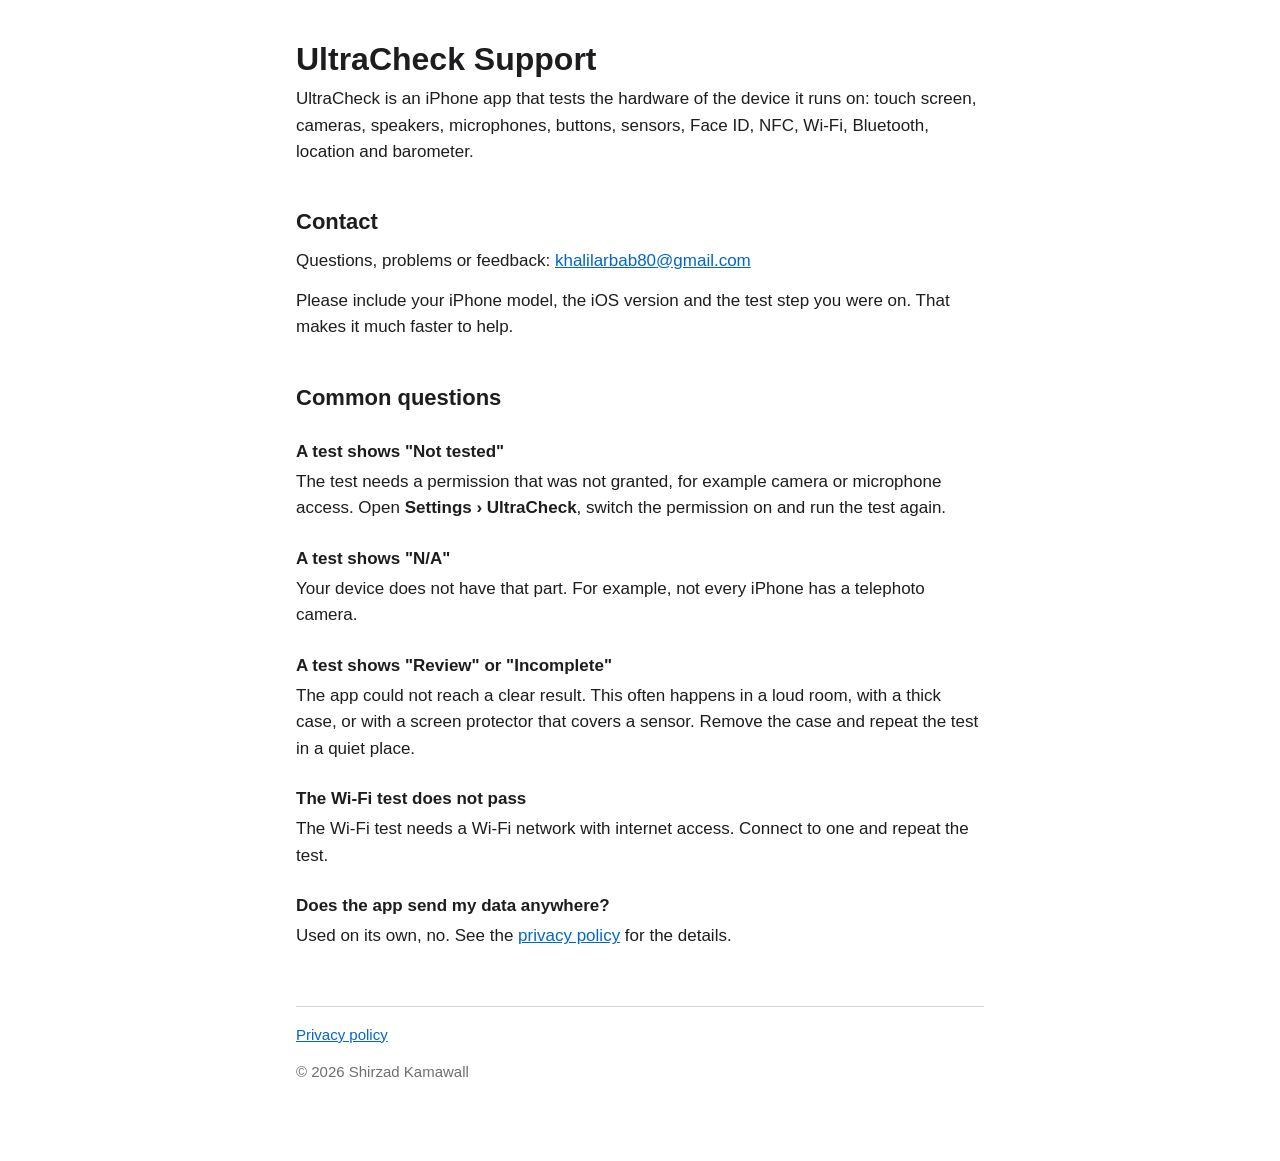
<file: index.html>
<!doctype html>
<html lang="en">
<head>
<meta charset="utf-8">
<meta name="viewport" content="width=device-width, initial-scale=1">
<title>UltraCheck Support</title>
<link rel="stylesheet" href="style.css">
</head>
<body>
<main>
  <h1>UltraCheck Support</h1>
  <p>UltraCheck is an iPhone app that tests the hardware of the device it runs on: touch screen, cameras, speakers, microphones, buttons, sensors, Face ID, NFC, Wi-Fi, Bluetooth, location and barometer.</p>

  <h2>Contact</h2>
  <p>Questions, problems or feedback: <a href="mailto:khalilarbab80@gmail.com">khalilarbab80@gmail.com</a></p>
  <p>Please include your iPhone model, the iOS version and the test step you were on. That makes it much faster to help.</p>

  <h2>Common questions</h2>

  <h3>A test shows "Not tested"</h3>
  <p>The test needs a permission that was not granted, for example camera or microphone access. Open <strong>Settings › UltraCheck</strong>, switch the permission on and run the test again.</p>

  <h3>A test shows "N/A"</h3>
  <p>Your device does not have that part. For example, not every iPhone has a telephoto camera.</p>

  <h3>A test shows "Review" or "Incomplete"</h3>
  <p>The app could not reach a clear result. This often happens in a loud room, with a thick case, or with a screen protector that covers a sensor. Remove the case and repeat the test in a quiet place.</p>

  <h3>The Wi-Fi test does not pass</h3>
  <p>The Wi-Fi test needs a Wi-Fi network with internet access. Connect to one and repeat the test.</p>

  <h3>Does the app send my data anywhere?</h3>
  <p>Used on its own, no. See the <a href="privacy.html">privacy policy</a> for the details.</p>

  <footer>
    <p><a href="privacy.html">Privacy policy</a></p>
    <p>© 2026 Shirzad Kamawall</p>
  </footer>
</main>
</body>
</html>
</file>
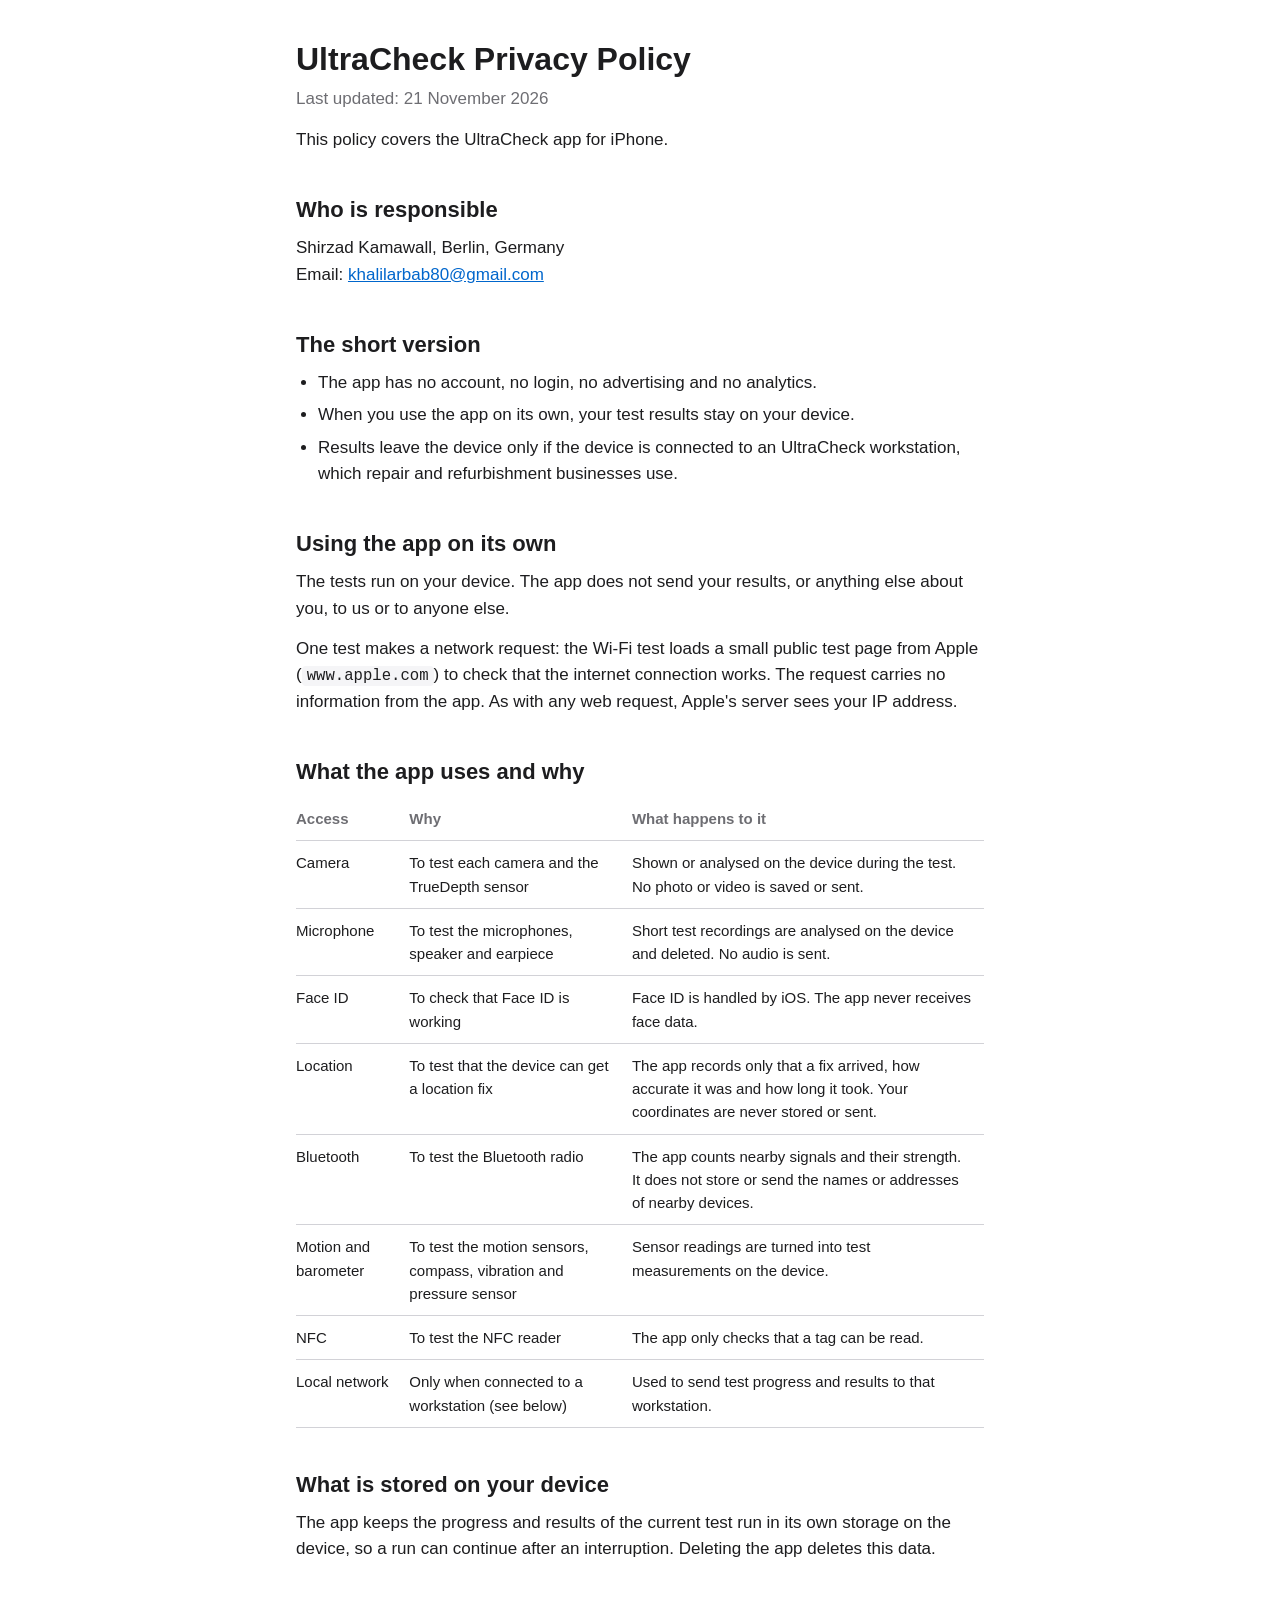
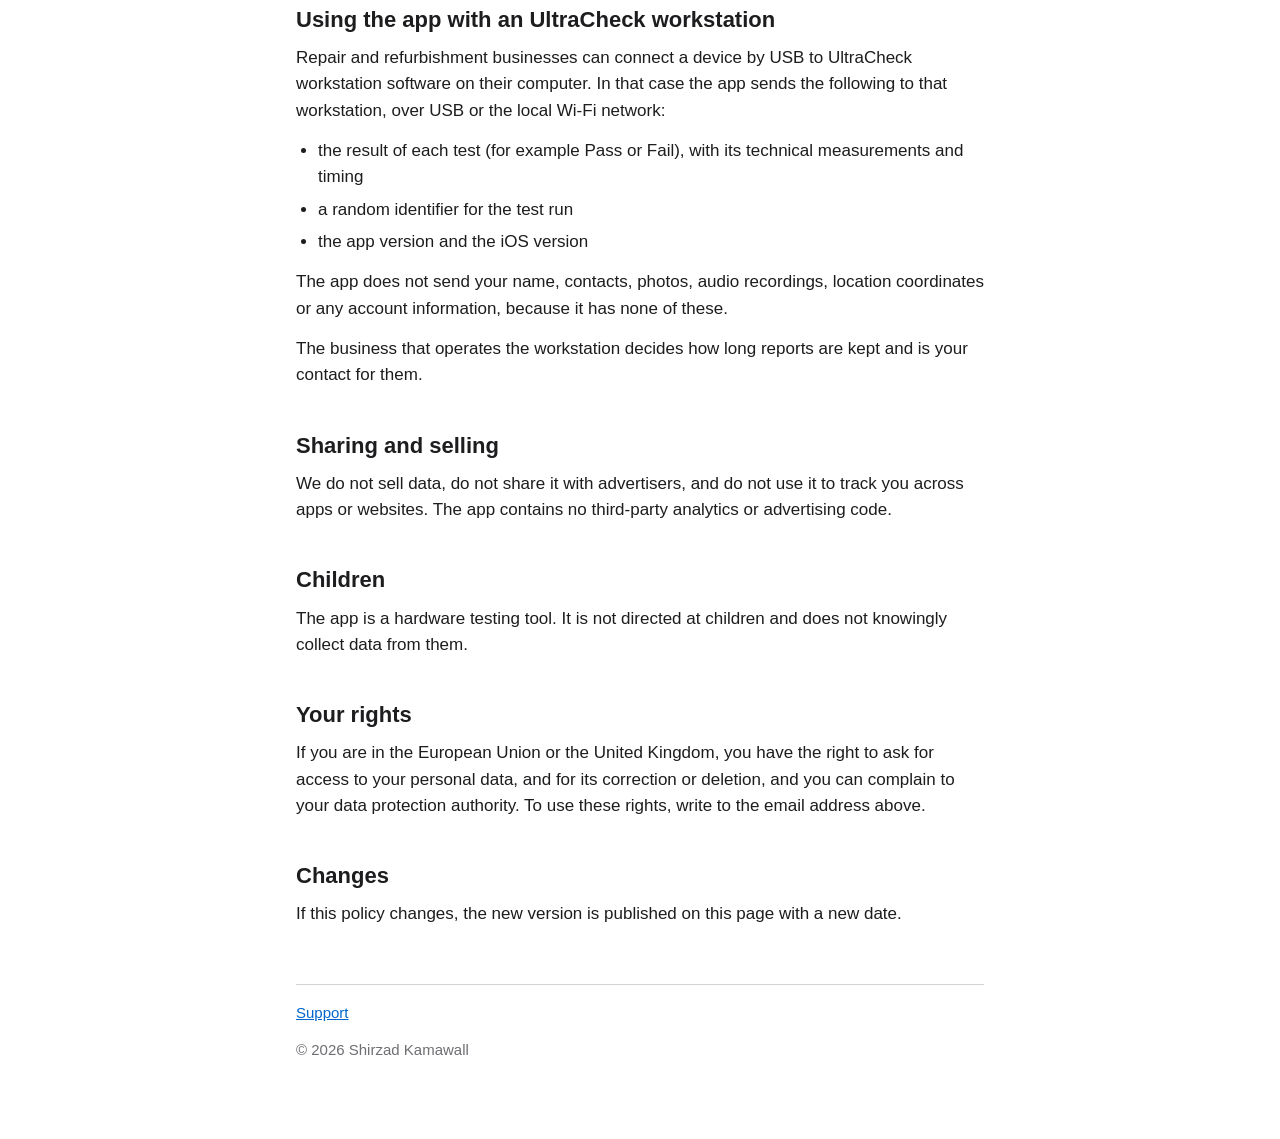
<file: privacy.html>
<!doctype html>
<html lang="en">
<head>
<meta charset="utf-8">
<meta name="viewport" content="width=device-width, initial-scale=1">
<title>UltraCheck Privacy Policy</title>
<link rel="stylesheet" href="style.css">
</head>
<body>
<main>
  <h1>UltraCheck Privacy Policy</h1>
  <p class="meta">Last updated: 21 November 2026</p>

  <p>This policy covers the UltraCheck app for iPhone.</p>

  <h2>Who is responsible</h2>
  <p>Shirzad Kamawall, Berlin, Germany<br>
  Email: <a href="mailto:khalilarbab80@gmail.com">khalilarbab80@gmail.com</a></p>

  <h2>The short version</h2>
  <ul>
    <li>The app has no account, no login, no advertising and no analytics.</li>
    <li>When you use the app on its own, your test results stay on your device.</li>
    <li>Results leave the device only if the device is connected to an UltraCheck workstation, which repair and refurbishment businesses use.</li>
  </ul>

  <h2>Using the app on its own</h2>
  <p>The tests run on your device. The app does not send your results, or anything else about you, to us or to anyone else.</p>
  <p>One test makes a network request: the Wi-Fi test loads a small public test page from Apple (<code>www.apple.com</code>) to check that the internet connection works. The request carries no information from the app. As with any web request, Apple's server sees your IP address.</p>

  <h2>What the app uses and why</h2>
  <table>
    <thead>
      <tr><th>Access</th><th>Why</th><th>What happens to it</th></tr>
    </thead>
    <tbody>
      <tr><td>Camera</td><td>To test each camera and the TrueDepth sensor</td><td>Shown or analysed on the device during the test. No photo or video is saved or sent.</td></tr>
      <tr><td>Microphone</td><td>To test the microphones, speaker and earpiece</td><td>Short test recordings are analysed on the device and deleted. No audio is sent.</td></tr>
      <tr><td>Face ID</td><td>To check that Face ID is working</td><td>Face ID is handled by iOS. The app never receives face data.</td></tr>
      <tr><td>Location</td><td>To test that the device can get a location fix</td><td>The app records only that a fix arrived, how accurate it was and how long it took. Your coordinates are never stored or sent.</td></tr>
      <tr><td>Bluetooth</td><td>To test the Bluetooth radio</td><td>The app counts nearby signals and their strength. It does not store or send the names or addresses of nearby devices.</td></tr>
      <tr><td>Motion and barometer</td><td>To test the motion sensors, compass, vibration and pressure sensor</td><td>Sensor readings are turned into test measurements on the device.</td></tr>
      <tr><td>NFC</td><td>To test the NFC reader</td><td>The app only checks that a tag can be read.</td></tr>
      <tr><td>Local network</td><td>Only when connected to a workstation (see below)</td><td>Used to send test progress and results to that workstation.</td></tr>
    </tbody>
  </table>

  <h2>What is stored on your device</h2>
  <p>The app keeps the progress and results of the current test run in its own storage on the device, so a run can continue after an interruption. Deleting the app deletes this data.</p>

  <h2>Using the app with an UltraCheck workstation</h2>
  <p>Repair and refurbishment businesses can connect a device by USB to UltraCheck workstation software on their computer. In that case the app sends the following to that workstation, over USB or the local Wi-Fi network:</p>
  <ul>
    <li>the result of each test (for example Pass or Fail), with its technical measurements and timing</li>
    <li>a random identifier for the test run</li>
    <li>the app version and the iOS version</li>
  </ul>
  <p>The app does not send your name, contacts, photos, audio recordings, location coordinates or any account information, because it has none of these.</p>
  <p>The business that operates the workstation decides how long reports are kept and is your contact for them.</p>

  <h2>Sharing and selling</h2>
  <p>We do not sell data, do not share it with advertisers, and do not use it to track you across apps or websites. The app contains no third-party analytics or advertising code.</p>

  <h2>Children</h2>
  <p>The app is a hardware testing tool. It is not directed at children and does not knowingly collect data from them.</p>

  <h2>Your rights</h2>
  <p>If you are in the European Union or the United Kingdom, you have the right to ask for access to your personal data, and for its correction or deletion, and you can complain to your data protection authority. To use these rights, write to the email address above.</p>

  <h2>Changes</h2>
  <p>If this policy changes, the new version is published on this page with a new date.</p>

  <footer>
    <p><a href="index.html">Support</a></p>
    <p>© 2026 Shirzad Kamawall</p>
  </footer>
</main>
</body>
</html>
</file>
<file: style.css>
:root {
  --bg: #ffffff;
  --text: #1d1d1f;
  --muted: #6e6e73;
  --line: #d2d2d7;
  --link: #0066cc;
  --code-bg: #f5f5f7;
}

@media (prefers-color-scheme: dark) {
  :root {
    --bg: #111113;
    --text: #f5f5f7;
    --muted: #a1a1a6;
    --line: #3a3a3c;
    --link: #4da3ff;
    --code-bg: #1d1d1f;
  }
}

* { box-sizing: border-box; }

body {
  margin: 0;
  background: var(--bg);
  color: var(--text);
  font: 17px/1.55 -apple-system, BlinkMacSystemFont, "Segoe UI", Roboto, Helvetica, Arial, sans-serif;
}

main {
  max-width: 720px;
  margin: 0 auto;
  padding: 40px 16px 64px;
}

h1 { font-size: 32px; line-height: 1.2; margin: 0 0 8px; }
h2 { font-size: 22px; margin: 40px 0 8px; }
h3 { font-size: 17px; margin: 24px 0 4px; }
p, ul { margin: 0 0 14px; }
ul { padding-left: 22px; }
li { margin-bottom: 6px; }

a { color: var(--link); }

.meta { color: var(--muted); }

code {
  background: var(--code-bg);
  padding: 1px 5px;
  border-radius: 4px;
  font-size: 0.92em;
}

table {
  width: 100%;
  border-collapse: collapse;
  margin: 0 0 14px;
  font-size: 15px;
}

th, td {
  text-align: left;
  vertical-align: top;
  padding: 10px 12px 10px 0;
  border-bottom: 1px solid var(--line);
}

th { color: var(--muted); font-weight: 600; }

footer {
  margin-top: 56px;
  padding-top: 16px;
  border-top: 1px solid var(--line);
  color: var(--muted);
  font-size: 15px;
}

@media (max-width: 560px) {
  table, thead, tbody, tr, th, td { display: block; }
  thead { display: none; }
  tr { border-bottom: 1px solid var(--line); padding: 10px 0; }
  td { border: 0; padding: 2px 0; }
  td:first-child { font-weight: 600; }
}
</file>
